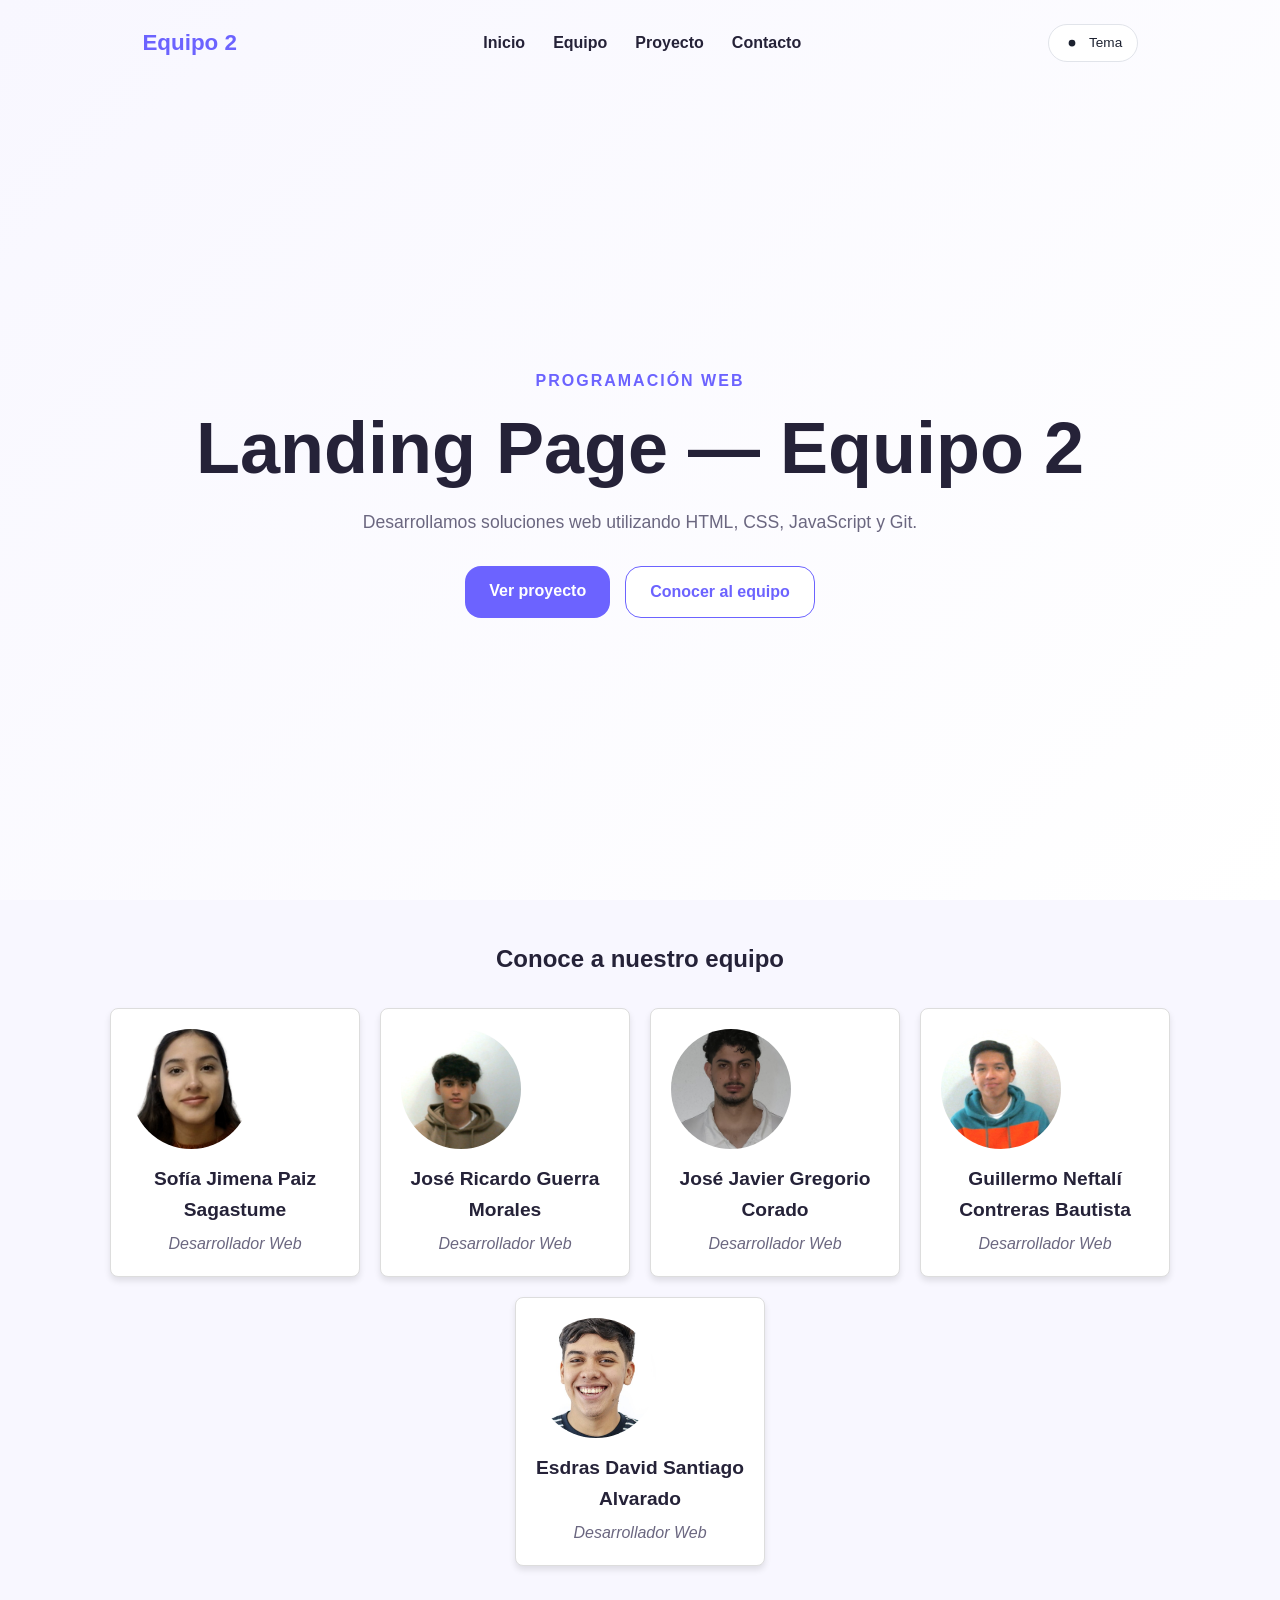
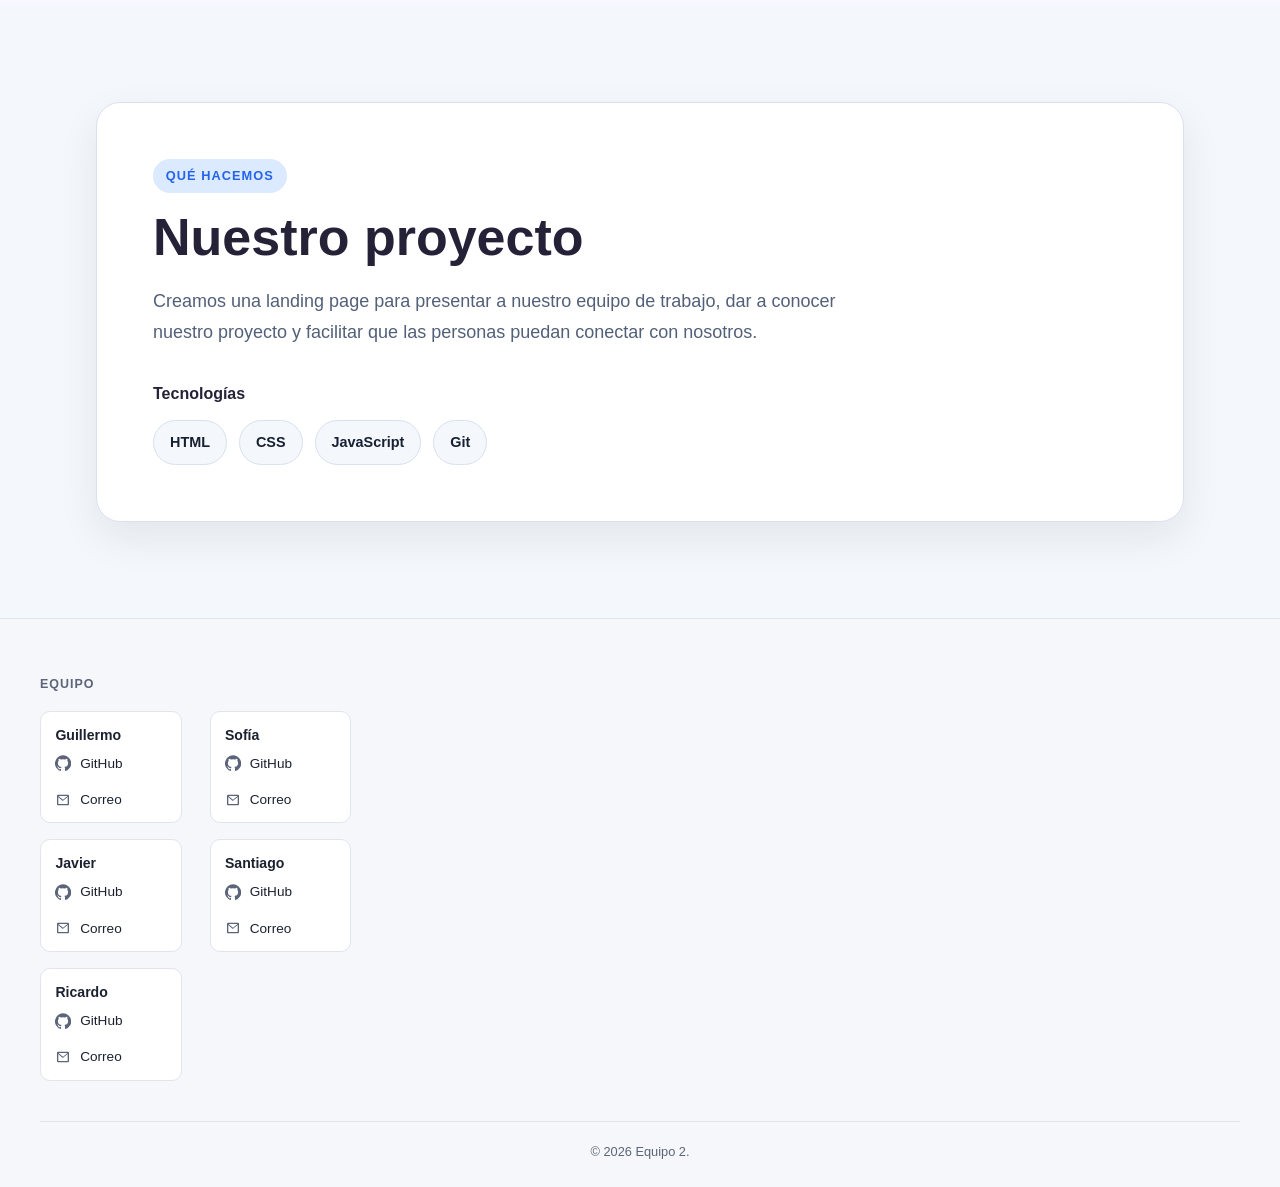
<file: index.html>
<!DOCTYPE html>
<html lang="es">

<head>
    <meta charset="UTF-8">
    <meta name="viewport" content="width=device-width, initial-scale=1.0">

    <title>Landing Page | Equipo</title>

    <!-- Hoja de estilos -->
    <link rel="stylesheet" href="css/styles.css">
</head>

<body>

    <!-- HU-1: Encabezado e inicio -->
<header id="inicio" class="hero">

    <nav class="navbar">
    <a href="#inicio" class="logo">Equipo 2</a>

    <ul class="navbar-links">
        <li><a href="#inicio">Inicio</a></li>
        <li><a href="#equipo">Equipo</a></li>
        <li><a href="#proyecto">Proyecto</a></li>
        <li><a href="#site-footer">Contacto</a></li>
    </ul>

    <button type="button" id="theme-toggle" class="theme-toggle"
            aria-label="Cambiar entre tema claro y oscuro"
            aria-pressed="false">

        <svg class="icon icon-moon" viewBox="0 0 24 24" width="18" height="18" aria-hidden="true">
            <path fill="currentColor"
                  d="M21 12.79A9 9 0 1 1 11.21 3 7 7 0 0 0 21 12.79Z"/>
        </svg>

        <svg class="icon icon-sun" viewBox="0 0 24 24" width="18" height="18" aria-hidden="true">
            <circle cx="12" cy="12" r="4.5" fill="currentColor"/>
        </svg>

        <span class="theme-toggle-label">Tema</span>
    </button>
</nav>

    <div class="hero-contenido">
        <span class="hero-etiqueta">Programación Web</span>

        <h1>Landing Page — Equipo 2</h1>

        <p>
            Desarrollamos soluciones web utilizando HTML, CSS,
            JavaScript y Git.
        </p>

        <div class="hero-botones">
            <a href="#proyecto" class="btn-principal">
                Ver proyecto
            </a>

            <a href="#equipo" class="btn-secundario">
                Conocer al equipo
            </a>
        </div>
    </div>
</header>

    <main>

        <!-- HU-2: Integrantes -->
        <section id="equipo" class="seccion-equipo">
        <h2>Conoce a nuestro equipo</h2>
        <div class="contenedor-tarjetas">
            
            <!-- Tarjeta 1 -->
            <div class="tarjeta-integrante">
                <img src="img/sofia.jpg" alt="Foto de Sofía Jimena" class="foto-perfil">
                <h3>Sofía Jimena Paiz Sagastume</h3>
                <p class="rol">Desarrollador Web</p>
            </div>

            <!-- Tarjeta 2 -->
            <div class="tarjeta-integrante">
                <img src="img/jose_ricardo.jpg" alt="Foto de José Ricardo" class="foto-perfil">
                <h3>José Ricardo Guerra Morales</h3>
                <p class="rol">Desarrollador Web</p>
            </div>

            <!-- Tarjeta 3 -->
            <div class="tarjeta-integrante">
                <img src="img/jose_javier.jpg" alt="Foto de José Javier" class="foto-perfil">
                <h3>José Javier Gregorio Corado</h3>
                <p class="rol">Desarrollador Web</p>
            </div>

            <!-- Tarjeta 4 -->
            <div class="tarjeta-integrante">
                <img src="img/guillermo.jpg" alt="Foto de Guillermo Neftalí" class="foto-perfil">
                <h3>Guillermo Neftalí Contreras Bautista</h3>
                <p class="rol">Desarrollador Web</p>
            </div>

            <!-- Tarjeta 5 -->
            <div class="tarjeta-integrante">
                <img src="img/esdras.jpg" alt="Foto de Esdras David" class="foto-perfil">
                <h3>Esdras David Santiago Alvarado</h3>
                <p class="rol">Desarrollador Web</p>
            </div>

        </div>
    </section>


        <!-- HU-3: Nuestro proyecto -->
        <section id="proyecto" aria-labelledby="proyecto-titulo">
            <div class="proyecto-contenido">
                <p class="proyecto-etiqueta">Qué hacemos</p>

                <h2 id="proyecto-titulo">Nuestro proyecto</h2>

                <p class="proyecto-descripcion">
                    Creamos una landing page para presentar a nuestro equipo de trabajo,
                    dar a conocer nuestro proyecto y facilitar que las personas puedan
                    conectar con nosotros.
                </p>

                <div class="proyecto-tecnologias" aria-labelledby="tecnologias-titulo">
                    <h3 id="tecnologias-titulo">Tecnologías</h3>

                    <ul class="lista-tecnologias" aria-label="Tecnologías utilizadas en el proyecto">
                        <li>HTML</li>
                        <li>CSS</li>
                        <li>JavaScript</li>
                        <li>Git</li>
                    </ul>
                </div>

                <!-- Quitar el atributo hidden y agregar el nombre para mostrar al dueño. -->
                <p class="proyecto-dueno" hidden>
                    <strong>Dueño:</strong> <span class="proyecto-dueno-nombre"></span>
                </p>
            </div>
        </section>

    </main>


    <!-- HU-4: Contacto -->
      <footer class="site-footer" id="site-footer" data-animate>
    <div class="footer-container">

      <!-- Equipo: cada integrante con su GitHub y su correo propio -->
      <nav class="footer-links" aria-label="Contacto del equipo">
        <h3 class="footer-heading">Equipo</h3>
        <ul class="team-list">

          <li class="team-member">
            <span class="team-name">Guillermo</span>
            <div class="team-actions">
              <a class="footer-link" href="https://github.com/Guille3002" target="_blank" rel="noopener noreferrer">
                <svg class="icon" viewBox="0 0 24 24" width="16" height="16" aria-hidden="true">
                  <path fill="currentColor" d="M12 .5a12 12 0 0 0-3.79 23.4c.6.1.82-.26.82-.58v-2.17c-3.34.73-4.04-1.42-4.04-1.42-.55-1.38-1.33-1.75-1.33-1.75-1.09-.74.08-.73.08-.73 1.2.09 1.84 1.24 1.84 1.24 1.07 1.83 2.8 1.3 3.49 1 .11-.78.42-1.3.76-1.6-2.67-.3-5.47-1.33-5.47-5.93 0-1.31.47-2.38 1.24-3.22-.13-.3-.54-1.52.12-3.18 0 0 1-.32 3.3 1.23a11.5 11.5 0 0 1 6 0c2.28-1.55 3.29-1.23 3.29-1.23.66 1.66.25 2.88.12 3.18.77.84 1.23 1.91 1.23 3.22 0 4.61-2.8 5.63-5.48 5.92.43.37.81 1.1.81 2.22v3.29c0 .32.22.69.83.58A12 12 0 0 0 12 .5Z"/>
                </svg>
                <span>GitHub</span>
              </a>
              <a class="footer-link copy-email" href="mailto:gcontrerasbautista@gmail.com" data-email="gcontrerasbautista@gmail.com">
                <svg class="icon" viewBox="0 0 24 24" width="16" height="16" aria-hidden="true">
                  <path fill="currentColor" d="M3 5.5A1.5 1.5 0 0 1 4.5 4h15A1.5 1.5 0 0 1 21 5.5v13a1.5 1.5 0 0 1-1.5 1.5h-15A1.5 1.5 0 0 1 3 18.5v-13Zm2.2.5 6.8 5.44L18.8 6H5.2Zm13.8 1.6-6.5 5.2a1.5 1.5 0 0 1-1.86 0L4.99 7.6V18h14.01V7.6Z"/>
                </svg>
                <span>Correo</span>
              </a>
              <span class="copy-feedback" role="status" aria-live="polite"></span>
            </div>
          </li>

          <li class="team-member">
            <span class="team-name">Sofía</span>
            <div class="team-actions">
              <a class="footer-link" href="https://github.com/sjpaiz" target="_blank" rel="noopener noreferrer">
                <svg class="icon" viewBox="0 0 24 24" width="16" height="16" aria-hidden="true">
                  <path fill="currentColor" d="M12 .5a12 12 0 0 0-3.79 23.4c.6.1.82-.26.82-.58v-2.17c-3.34.73-4.04-1.42-4.04-1.42-.55-1.38-1.33-1.75-1.33-1.75-1.09-.74.08-.73.08-.73 1.2.09 1.84 1.24 1.84 1.24 1.07 1.83 2.8 1.3 3.49 1 .11-.78.42-1.3.76-1.6-2.67-.3-5.47-1.33-5.47-5.93 0-1.31.47-2.38 1.24-3.22-.13-.3-.54-1.52.12-3.18 0 0 1-.32 3.3 1.23a11.5 11.5 0 0 1 6 0c2.28-1.55 3.29-1.23 3.29-1.23.66 1.66.25 2.88.12 3.18.77.84 1.23 1.91 1.23 3.22 0 4.61-2.8 5.63-5.48 5.92.43.37.81 1.1.81 2.22v3.29c0 .32.22.69.83.58A12 12 0 0 0 12 .5Z"/>
                </svg>
                <span>GitHub</span>
              </a>
              <a class="footer-link copy-email" href="mailto:sofiapaiz68@gmail.com" data-email="sofiapaiz68@gmail.com">
                <svg class="icon" viewBox="0 0 24 24" width="16" height="16" aria-hidden="true">
                  <path fill="currentColor" d="M3 5.5A1.5 1.5 0 0 1 4.5 4h15A1.5 1.5 0 0 1 21 5.5v13a1.5 1.5 0 0 1-1.5 1.5h-15A1.5 1.5 0 0 1 3 18.5v-13Zm2.2.5 6.8 5.44L18.8 6H5.2Zm13.8 1.6-6.5 5.2a1.5 1.5 0 0 1-1.86 0L4.99 7.6V18h14.01V7.6Z"/>
                </svg>
                <span>Correo</span>
              </a>
              <span class="copy-feedback" role="status" aria-live="polite"></span>
            </div>
          </li>

          <li class="team-member">
            <span class="team-name">Javier</span>
            <div class="team-actions">
              <a class="footer-link" href="https://github.com/javiergre" target="_blank" rel="noopener noreferrer">
                <svg class="icon" viewBox="0 0 24 24" width="16" height="16" aria-hidden="true">
                  <path fill="currentColor" d="M12 .5a12 12 0 0 0-3.79 23.4c.6.1.82-.26.82-.58v-2.17c-3.34.73-4.04-1.42-4.04-1.42-.55-1.38-1.33-1.75-1.33-1.75-1.09-.74.08-.73.08-.73 1.2.09 1.84 1.24 1.84 1.24 1.07 1.83 2.8 1.3 3.49 1 .11-.78.42-1.3.76-1.6-2.67-.3-5.47-1.33-5.47-5.93 0-1.31.47-2.38 1.24-3.22-.13-.3-.54-1.52.12-3.18 0 0 1-.32 3.3 1.23a11.5 11.5 0 0 1 6 0c2.28-1.55 3.29-1.23 3.29-1.23.66 1.66.25 2.88.12 3.18.77.84 1.23 1.91 1.23 3.22 0 4.61-2.8 5.63-5.48 5.92.43.37.81 1.1.81 2.22v3.29c0 .32.22.69.83.58A12 12 0 0 0 12 .5Z"/>
                </svg>
                <span>GitHub</span>
              </a>
              <a class="footer-link copy-email" href="mailto:javigrego06@gmail.com" data-email="javigrego06@gmail.com">
                <svg class="icon" viewBox="0 0 24 24" width="16" height="16" aria-hidden="true">
                  <path fill="currentColor" d="M3 5.5A1.5 1.5 0 0 1 4.5 4h15A1.5 1.5 0 0 1 21 5.5v13a1.5 1.5 0 0 1-1.5 1.5h-15A1.5 1.5 0 0 1 3 18.5v-13Zm2.2.5 6.8 5.44L18.8 6H5.2Zm13.8 1.6-6.5 5.2a1.5 1.5 0 0 1-1.86 0L4.99 7.6V18h14.01V7.6Z"/>
                </svg>
                <span>Correo</span>
              </a>
              <span class="copy-feedback" role="status" aria-live="polite"></span>
            </div>
          </li>

          <li class="team-member">
            <span class="team-name">Santiago</span>
            <div class="team-actions">
              <a class="footer-link" href="https://github.com/santiagoesdras" target="_blank" rel="noopener noreferrer">
                <svg class="icon" viewBox="0 0 24 24" width="16" height="16" aria-hidden="true">
                  <path fill="currentColor" d="M12 .5a12 12 0 0 0-3.79 23.4c.6.1.82-.26.82-.58v-2.17c-3.34.73-4.04-1.42-4.04-1.42-.55-1.38-1.33-1.75-1.33-1.75-1.09-.74.08-.73.08-.73 1.2.09 1.84 1.24 1.84 1.24 1.07 1.83 2.8 1.3 3.49 1 .11-.78.42-1.3.76-1.6-2.67-.3-5.47-1.33-5.47-5.93 0-1.31.47-2.38 1.24-3.22-.13-.3-.54-1.52.12-3.18 0 0 1-.32 3.3 1.23a11.5 11.5 0 0 1 6 0c2.28-1.55 3.29-1.23 3.29-1.23.66 1.66.25 2.88.12 3.18.77.84 1.23 1.91 1.23 3.22 0 4.61-2.8 5.63-5.48 5.92.43.37.81 1.1.81 2.22v3.29c0 .32.22.69.83.58A12 12 0 0 0 12 .5Z"/>
                </svg>
                <span>GitHub</span>
              </a>
              <a class="footer-link copy-email" href="mailto:santiagoesdras501@gmail.com" data-email="santiagoesdras501@gmail.com">
                <svg class="icon" viewBox="0 0 24 24" width="16" height="16" aria-hidden="true">
                  <path fill="currentColor" d="M3 5.5A1.5 1.5 0 0 1 4.5 4h15A1.5 1.5 0 0 1 21 5.5v13a1.5 1.5 0 0 1-1.5 1.5h-15A1.5 1.5 0 0 1 3 18.5v-13Zm2.2.5 6.8 5.44L18.8 6H5.2Zm13.8 1.6-6.5 5.2a1.5 1.5 0 0 1-1.86 0L4.99 7.6V18h14.01V7.6Z"/>
                </svg>
                <span>Correo</span>
              </a>
              <span class="copy-feedback" role="status" aria-live="polite"></span>
            </div>
          </li>

          <li class="team-member">
            <span class="team-name">Ricardo</span>
            <div class="team-actions">
              <a class="footer-link" href="https://github.com/ricardoguerr" target="_blank" rel="noopener noreferrer">
                <svg class="icon" viewBox="0 0 24 24" width="16" height="16" aria-hidden="true">
                  <path fill="currentColor" d="M12 .5a12 12 0 0 0-3.79 23.4c.6.1.82-.26.82-.58v-2.17c-3.34.73-4.04-1.42-4.04-1.42-.55-1.38-1.33-1.75-1.33-1.75-1.09-.74.08-.73.08-.73 1.2.09 1.84 1.24 1.84 1.24 1.07 1.83 2.8 1.3 3.49 1 .11-.78.42-1.3.76-1.6-2.67-.3-5.47-1.33-5.47-5.93 0-1.31.47-2.38 1.24-3.22-.13-.3-.54-1.52.12-3.18 0 0 1-.32 3.3 1.23a11.5 11.5 0 0 1 6 0c2.28-1.55 3.29-1.23 3.29-1.23.66 1.66.25 2.88.12 3.18.77.84 1.23 1.91 1.23 3.22 0 4.61-2.8 5.63-5.48 5.92.43.37.81 1.1.81 2.22v3.29c0 .32.22.69.83.58A12 12 0 0 0 12 .5Z"/>
                </svg>
                <span>GitHub</span>
              </a>
              <a class="footer-link copy-email" href="mailto:jrguerram457@gmail.com" data-email="jrguerram457@gmail.com">
                <svg class="icon" viewBox="0 0 24 24" width="16" height="16" aria-hidden="true">
                  <path fill="currentColor" d="M3 5.5A1.5 1.5 0 0 1 4.5 4h15A1.5 1.5 0 0 1 21 5.5v13a1.5 1.5 0 0 1-1.5 1.5h-15A1.5 1.5 0 0 1 3 18.5v-13Zm2.2.5 6.8 5.44L18.8 6H5.2Zm13.8 1.6-6.5 5.2a1.5 1.5 0 0 1-1.86 0L4.99 7.6V18h14.01V7.6Z"/>
                </svg>
                <span>Correo</span>
              </a>
              <span class="copy-feedback" role="status" aria-live="polite"></span>
            </div>
          </li>

        </ul>
      </nav>
    </div>

    <div class="footer-meta">
      <p>&copy; <span id="current-year"></span> Equipo 2.</p>
    </div>

    <button type="button" id="scroll-top" class="scroll-top" aria-label="Volver arriba" title="Volver arriba">
      <svg viewBox="0 0 24 24" width="20" height="20" aria-hidden="true">
        <path fill="currentColor" d="M12 5.5 5 12.5l1.41 1.41L11 9.33V19h2V9.33l4.59 4.58L19 12.5 12 5.5Z"/>
      </svg>
    </button>
  </footer>


    <!-- JavaScript -->
    <script src="js/script.js"></script>

</body>

</html>
</file>
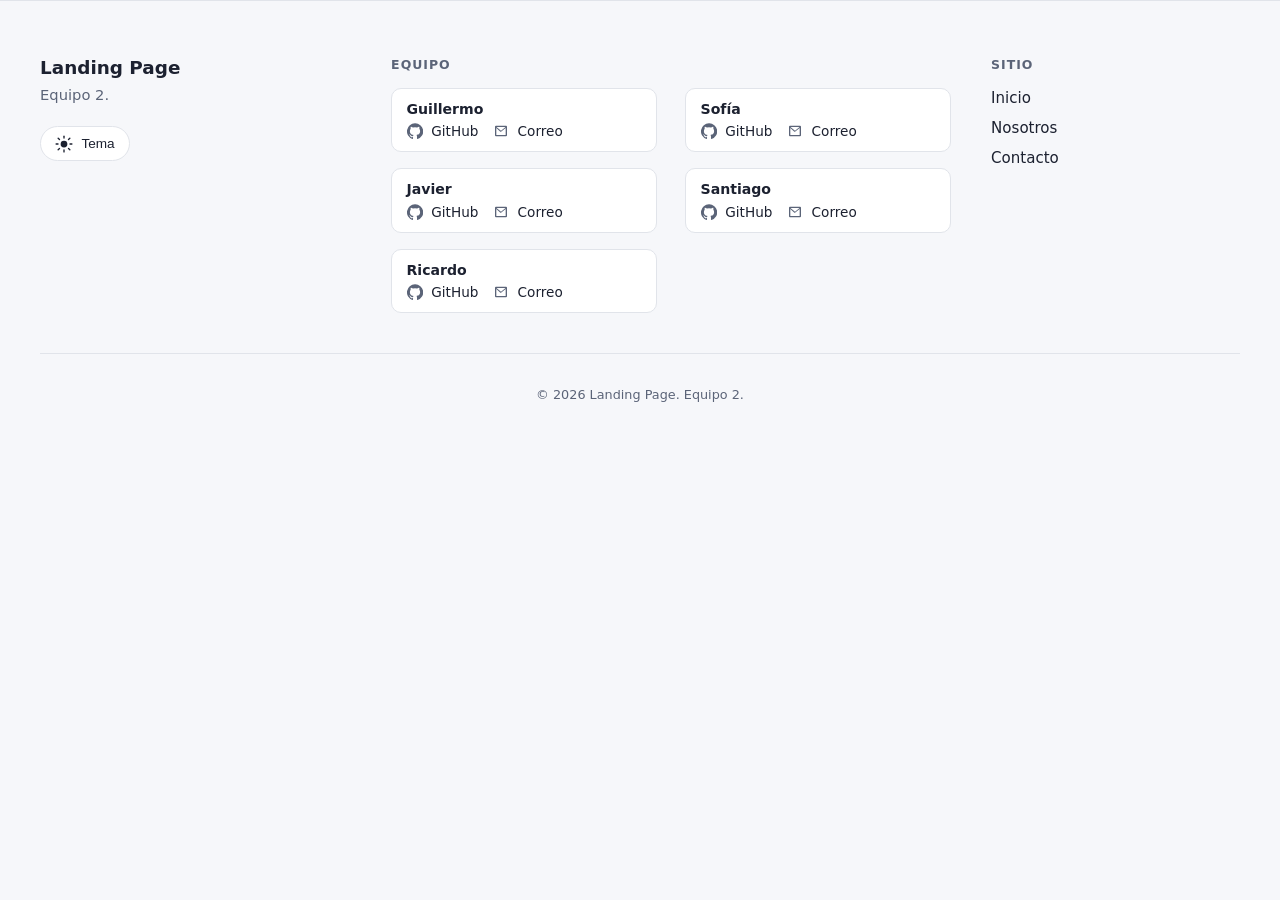
<file: footer.html>
<!DOCTYPE html>
<html lang="es" data-theme="dark">
<head>
<meta charset="UTF-8" />
<meta name="viewport" content="width=device-width, initial-scale=1.0" />
<title>Footer de contacto — Persona 4</title>

<style>
  /* ============================================================
     FOOTER — Persona 4 (Contacto + JavaScript)
     Variables con prefijo --footer- para no chocar con el resto
     de estilos del sitio grupal.
     ============================================================ */

  :root {
    --footer-bg: #12151b;
    --footer-bg-elevated: #191d25;
    --footer-text: #e7e9ee;
    --footer-text-muted: #99a1b3;
    --footer-border: #262b35;
    --footer-accent: #5b8def;
    --footer-accent-hover: #7ea3f5;
    --footer-focus: #f2b134;
    --footer-radius: 10px;
    --footer-transition: 180ms ease;
  }

  /* Tema claro: se activa poniendo data-theme="light" en <html> */
  :root[data-theme="light"] {
    --footer-bg: #f6f7fa;
    --footer-bg-elevated: #ffffff;
    --footer-text: #1c2130;
    --footer-text-muted: #5b6478;
    --footer-border: #e1e4ea;
    --footer-accent: #3563d1;
    --footer-accent-hover: #274ea8;
    --footer-focus: #b5750f;
  }

  * { box-sizing: border-box; }

  body {
    margin: 0;
    font-family: system-ui, -apple-system, "Segoe UI", sans-serif;
    background: var(--footer-bg);
    color: var(--footer-text);
    transition: background var(--footer-transition), color var(--footer-transition);
  }

  /* --- Footer --- */
  .site-footer {
    position: relative;
    background: var(--footer-bg);
    color: var(--footer-text);
    border-top: 1px solid var(--footer-border);
    padding: 3.5rem 1.5rem 1.5rem;
    transition: background var(--footer-transition), color var(--footer-transition);
  }

  .footer-container {
    max-width: 1200px;
    margin: 0 auto;
    display: grid;
    grid-template-columns: 1fr 1.8fr 0.8fr;
    gap: 2.5rem;
  }

  @media (max-width: 860px) {
    .footer-container { grid-template-columns: 1fr; gap: 2rem; }
  }

  .footer-logo {
    font-weight: 700;
    font-size: 1.15rem;
    margin: 0 0 0.4rem;
  }

  .footer-tagline {
    color: var(--footer-text-muted);
    font-size: 0.92rem;
    line-height: 1.5;
    margin: 0 0 1.25rem;
    max-width: 32ch;
  }

  .theme-toggle {
    display: inline-flex;
    align-items: center;
    gap: 0.5rem;
    background: var(--footer-bg-elevated);
    color: var(--footer-text);
    border: 1px solid var(--footer-border);
    border-radius: 999px;
    padding: 0.45rem 0.9rem;
    font-size: 0.85rem;
    cursor: pointer;
    transition: border-color var(--footer-transition), transform var(--footer-transition);
  }
  .theme-toggle:hover { border-color: var(--footer-accent); }
  .theme-toggle:active { transform: scale(0.96); }
  .theme-toggle .icon-sun { display: none; }
  :root[data-theme="light"] .theme-toggle .icon-sun { display: block; }
  :root[data-theme="light"] .theme-toggle .icon-moon { display: none; }

  .footer-heading {
    font-size: 0.78rem;
    text-transform: uppercase;
    letter-spacing: 0.08em;
    color: var(--footer-text-muted);
    margin: 0 0 1rem;
  }

  .footer-list {
    list-style: none;
    margin: 0;
    padding: 0;
    display: flex;
    flex-direction: column;
    gap: 0.7rem;
  }

  .footer-link {
    display: inline-flex;
    align-items: center;
    gap: 0.55rem;
    color: var(--footer-text);
    text-decoration: none;
    font-size: 0.94rem;
    transition: color var(--footer-transition), transform var(--footer-transition);
  }
  .footer-link .icon { color: var(--footer-text-muted); transition: color var(--footer-transition); }
  .footer-link:hover { color: var(--footer-accent-hover); transform: translateX(2px); }
  .footer-link:hover .icon { color: var(--footer-accent-hover); }

  .footer-link:focus-visible,
  .theme-toggle:focus-visible,
  .scroll-top:focus-visible {
    outline: 2px solid var(--footer-focus);
    outline-offset: 3px;
  }

  /* --- Lista del equipo: cada integrante con su GitHub y correo --- */
  .team-list {
    list-style: none;
    margin: 0;
    padding: 0;
    display: grid;
    grid-template-columns: repeat(2, minmax(0, 1fr));
    gap: 1rem 1.75rem;
  }

  @media (max-width: 520px) {
    .team-list { grid-template-columns: 1fr; }
  }

  .team-member {
    display: flex;
    flex-direction: column;
    gap: 0.4rem;
    padding: 0.75rem 0.9rem;
    background: var(--footer-bg-elevated);
    border: 1px solid var(--footer-border);
    border-radius: var(--footer-radius);
  }

  .team-name {
    font-size: 0.88rem;
    font-weight: 600;
    color: var(--footer-text);
  }

  .team-actions {
    display: flex;
    align-items: center;
    gap: 0.9rem;
    flex-wrap: wrap;
  }

  .team-actions .footer-link {
    font-size: 0.85rem;
  }

  .copy-feedback {
    display: inline-block;
    font-size: 0.75rem;
    color: var(--footer-accent);
    opacity: 0;
    transform: translateY(-2px);
    transition: opacity var(--footer-transition), transform var(--footer-transition);
  }
  .copy-feedback.is-visible { opacity: 1; transform: translateY(0); }

  .footer-meta {
    max-width: 1200px;
    margin: 2.5rem auto 0;
    padding-top: 1.25rem;
    border-top: 1px solid var(--footer-border);
    color: var(--footer-text-muted);
    font-size: 0.8rem;
    text-align: center;
  }

  .scroll-top {
    position: fixed;
    right: 1.25rem;
    bottom: 1.25rem;
    width: 44px;
    height: 44px;
    border-radius: 50%;
    border: none;
    background: var(--footer-accent);
    color: #fff;
    display: grid;
    place-items: center;
    cursor: pointer;
    box-shadow: 0 6px 16px rgba(0, 0, 0, 0.25);
    opacity: 0;
    visibility: hidden;
    transform: translateY(12px);
    transition: opacity var(--footer-transition), transform var(--footer-transition),
      visibility var(--footer-transition), background var(--footer-transition);
    z-index: 40;
  }
  .scroll-top.is-visible { opacity: 1; visibility: visible; transform: translateY(0); }
  .scroll-top:hover { background: var(--footer-accent-hover); }

  [data-animate] {
    opacity: 0;
    transform: translateY(18px);
    transition: opacity 500ms ease, transform 500ms ease;
  }
  [data-animate].is-visible { opacity: 1; transform: translateY(0); }

  @media (prefers-reduced-motion: reduce) {
    .theme-toggle, .footer-link, .scroll-top, [data-animate], .copy-feedback {
      transition: none !important;
    }
  }
</style>
</head>
<body>

  <footer class="site-footer" id="site-footer" data-animate>
    <div class="footer-container">

      <div class="footer-brand">
        <p class="footer-logo">Landing Page</p>
        <p class="footer-tagline">Equipo 2.</p>

        <button type="button" id="theme-toggle" class="theme-toggle"
                aria-label="Cambiar entre tema claro y oscuro" aria-pressed="false">
          <svg class="icon icon-moon" viewBox="0 0 24 24" width="18" height="18" aria-hidden="true">
            <path fill="currentColor" d="M21 12.79A9 9 0 1 1 11.21 3 7 7 0 0 0 21 12.79Z"/>
          </svg>
          <svg class="icon icon-sun" viewBox="0 0 24 24" width="18" height="18" aria-hidden="true">
            <circle cx="12" cy="12" r="4.5" fill="currentColor"/>
            <g stroke="currentColor" stroke-width="1.8" stroke-linecap="round">
              <line x1="12" y1="1.5" x2="12" y2="4"/>
              <line x1="12" y1="20" x2="12" y2="22.5"/>
              <line x1="1.5" y1="12" x2="4" y2="12"/>
              <line x1="20" y1="12" x2="22.5" y2="12"/>
              <line x1="4.2" y1="4.2" x2="6" y2="6"/>
              <line x1="18" y1="18" x2="19.8" y2="19.8"/>
              <line x1="19.8" y1="4.2" x2="18" y2="6"/>
              <line x1="6" y1="18" x2="4.2" y2="19.8"/>
            </g>
          </svg>
          <span class="theme-toggle-label">Tema</span>
        </button>
      </div>

      <!-- Equipo: cada integrante con su GitHub y su correo propio -->
      <nav class="footer-links" aria-label="Contacto del equipo">
        <h3 class="footer-heading">Equipo</h3>
        <ul class="team-list">

          <li class="team-member">
            <span class="team-name">Guillermo</span>
            <div class="team-actions">
              <a class="footer-link" href="https://github.com/Guille3002" target="_blank" rel="noopener noreferrer">
                <svg class="icon" viewBox="0 0 24 24" width="16" height="16" aria-hidden="true">
                  <path fill="currentColor" d="M12 .5a12 12 0 0 0-3.79 23.4c.6.1.82-.26.82-.58v-2.17c-3.34.73-4.04-1.42-4.04-1.42-.55-1.38-1.33-1.75-1.33-1.75-1.09-.74.08-.73.08-.73 1.2.09 1.84 1.24 1.84 1.24 1.07 1.83 2.8 1.3 3.49 1 .11-.78.42-1.3.76-1.6-2.67-.3-5.47-1.33-5.47-5.93 0-1.31.47-2.38 1.24-3.22-.13-.3-.54-1.52.12-3.18 0 0 1-.32 3.3 1.23a11.5 11.5 0 0 1 6 0c2.28-1.55 3.29-1.23 3.29-1.23.66 1.66.25 2.88.12 3.18.77.84 1.23 1.91 1.23 3.22 0 4.61-2.8 5.63-5.48 5.92.43.37.81 1.1.81 2.22v3.29c0 .32.22.69.83.58A12 12 0 0 0 12 .5Z"/>
                </svg>
                <span>GitHub</span>
              </a>
              <a class="footer-link copy-email" href="mailto:gcontrerasbautista@gmail.com" data-email="gcontrerasbautista@gmail.com">
                <svg class="icon" viewBox="0 0 24 24" width="16" height="16" aria-hidden="true">
                  <path fill="currentColor" d="M3 5.5A1.5 1.5 0 0 1 4.5 4h15A1.5 1.5 0 0 1 21 5.5v13a1.5 1.5 0 0 1-1.5 1.5h-15A1.5 1.5 0 0 1 3 18.5v-13Zm2.2.5 6.8 5.44L18.8 6H5.2Zm13.8 1.6-6.5 5.2a1.5 1.5 0 0 1-1.86 0L4.99 7.6V18h14.01V7.6Z"/>
                </svg>
                <span>Correo</span>
              </a>
              <span class="copy-feedback" role="status" aria-live="polite"></span>
            </div>
          </li>

          <li class="team-member">
            <span class="team-name">Sofía</span>
            <div class="team-actions">
              <a class="footer-link" href="https://github.com/sjpaiz" target="_blank" rel="noopener noreferrer">
                <svg class="icon" viewBox="0 0 24 24" width="16" height="16" aria-hidden="true">
                  <path fill="currentColor" d="M12 .5a12 12 0 0 0-3.79 23.4c.6.1.82-.26.82-.58v-2.17c-3.34.73-4.04-1.42-4.04-1.42-.55-1.38-1.33-1.75-1.33-1.75-1.09-.74.08-.73.08-.73 1.2.09 1.84 1.24 1.84 1.24 1.07 1.83 2.8 1.3 3.49 1 .11-.78.42-1.3.76-1.6-2.67-.3-5.47-1.33-5.47-5.93 0-1.31.47-2.38 1.24-3.22-.13-.3-.54-1.52.12-3.18 0 0 1-.32 3.3 1.23a11.5 11.5 0 0 1 6 0c2.28-1.55 3.29-1.23 3.29-1.23.66 1.66.25 2.88.12 3.18.77.84 1.23 1.91 1.23 3.22 0 4.61-2.8 5.63-5.48 5.92.43.37.81 1.1.81 2.22v3.29c0 .32.22.69.83.58A12 12 0 0 0 12 .5Z"/>
                </svg>
                <span>GitHub</span>
              </a>
              <a class="footer-link copy-email" href="mailto:sofiapaiz68@gmail.com" data-email="sofiapaiz68@gmail.com">
                <svg class="icon" viewBox="0 0 24 24" width="16" height="16" aria-hidden="true">
                  <path fill="currentColor" d="M3 5.5A1.5 1.5 0 0 1 4.5 4h15A1.5 1.5 0 0 1 21 5.5v13a1.5 1.5 0 0 1-1.5 1.5h-15A1.5 1.5 0 0 1 3 18.5v-13Zm2.2.5 6.8 5.44L18.8 6H5.2Zm13.8 1.6-6.5 5.2a1.5 1.5 0 0 1-1.86 0L4.99 7.6V18h14.01V7.6Z"/>
                </svg>
                <span>Correo</span>
              </a>
              <span class="copy-feedback" role="status" aria-live="polite"></span>
            </div>
          </li>

          <li class="team-member">
            <span class="team-name">Javier</span>
            <div class="team-actions">
              <a class="footer-link" href="https://github.com/javiergre" target="_blank" rel="noopener noreferrer">
                <svg class="icon" viewBox="0 0 24 24" width="16" height="16" aria-hidden="true">
                  <path fill="currentColor" d="M12 .5a12 12 0 0 0-3.79 23.4c.6.1.82-.26.82-.58v-2.17c-3.34.73-4.04-1.42-4.04-1.42-.55-1.38-1.33-1.75-1.33-1.75-1.09-.74.08-.73.08-.73 1.2.09 1.84 1.24 1.84 1.24 1.07 1.83 2.8 1.3 3.49 1 .11-.78.42-1.3.76-1.6-2.67-.3-5.47-1.33-5.47-5.93 0-1.31.47-2.38 1.24-3.22-.13-.3-.54-1.52.12-3.18 0 0 1-.32 3.3 1.23a11.5 11.5 0 0 1 6 0c2.28-1.55 3.29-1.23 3.29-1.23.66 1.66.25 2.88.12 3.18.77.84 1.23 1.91 1.23 3.22 0 4.61-2.8 5.63-5.48 5.92.43.37.81 1.1.81 2.22v3.29c0 .32.22.69.83.58A12 12 0 0 0 12 .5Z"/>
                </svg>
                <span>GitHub</span>
              </a>
              <a class="footer-link copy-email" href="mailto:javigrego06@gmail.com" data-email="javigrego06@gmail.com">
                <svg class="icon" viewBox="0 0 24 24" width="16" height="16" aria-hidden="true">
                  <path fill="currentColor" d="M3 5.5A1.5 1.5 0 0 1 4.5 4h15A1.5 1.5 0 0 1 21 5.5v13a1.5 1.5 0 0 1-1.5 1.5h-15A1.5 1.5 0 0 1 3 18.5v-13Zm2.2.5 6.8 5.44L18.8 6H5.2Zm13.8 1.6-6.5 5.2a1.5 1.5 0 0 1-1.86 0L4.99 7.6V18h14.01V7.6Z"/>
                </svg>
                <span>Correo</span>
              </a>
              <span class="copy-feedback" role="status" aria-live="polite"></span>
            </div>
          </li>

          <li class="team-member">
            <span class="team-name">Santiago</span>
            <div class="team-actions">
              <a class="footer-link" href="https://github.com/santiagoesdras" target="_blank" rel="noopener noreferrer">
                <svg class="icon" viewBox="0 0 24 24" width="16" height="16" aria-hidden="true">
                  <path fill="currentColor" d="M12 .5a12 12 0 0 0-3.79 23.4c.6.1.82-.26.82-.58v-2.17c-3.34.73-4.04-1.42-4.04-1.42-.55-1.38-1.33-1.75-1.33-1.75-1.09-.74.08-.73.08-.73 1.2.09 1.84 1.24 1.84 1.24 1.07 1.83 2.8 1.3 3.49 1 .11-.78.42-1.3.76-1.6-2.67-.3-5.47-1.33-5.47-5.93 0-1.31.47-2.38 1.24-3.22-.13-.3-.54-1.52.12-3.18 0 0 1-.32 3.3 1.23a11.5 11.5 0 0 1 6 0c2.28-1.55 3.29-1.23 3.29-1.23.66 1.66.25 2.88.12 3.18.77.84 1.23 1.91 1.23 3.22 0 4.61-2.8 5.63-5.48 5.92.43.37.81 1.1.81 2.22v3.29c0 .32.22.69.83.58A12 12 0 0 0 12 .5Z"/>
                </svg>
                <span>GitHub</span>
              </a>
              <a class="footer-link copy-email" href="mailto:santiagoesdras501@gmail.com" data-email="santiagoesdras501@gmail.com">
                <svg class="icon" viewBox="0 0 24 24" width="16" height="16" aria-hidden="true">
                  <path fill="currentColor" d="M3 5.5A1.5 1.5 0 0 1 4.5 4h15A1.5 1.5 0 0 1 21 5.5v13a1.5 1.5 0 0 1-1.5 1.5h-15A1.5 1.5 0 0 1 3 18.5v-13Zm2.2.5 6.8 5.44L18.8 6H5.2Zm13.8 1.6-6.5 5.2a1.5 1.5 0 0 1-1.86 0L4.99 7.6V18h14.01V7.6Z"/>
                </svg>
                <span>Correo</span>
              </a>
              <span class="copy-feedback" role="status" aria-live="polite"></span>
            </div>
          </li>

          <li class="team-member">
            <span class="team-name">Ricardo</span>
            <div class="team-actions">
              <a class="footer-link" href="https://github.com/ricardoguerr" target="_blank" rel="noopener noreferrer">
                <svg class="icon" viewBox="0 0 24 24" width="16" height="16" aria-hidden="true">
                  <path fill="currentColor" d="M12 .5a12 12 0 0 0-3.79 23.4c.6.1.82-.26.82-.58v-2.17c-3.34.73-4.04-1.42-4.04-1.42-.55-1.38-1.33-1.75-1.33-1.75-1.09-.74.08-.73.08-.73 1.2.09 1.84 1.24 1.84 1.24 1.07 1.83 2.8 1.3 3.49 1 .11-.78.42-1.3.76-1.6-2.67-.3-5.47-1.33-5.47-5.93 0-1.31.47-2.38 1.24-3.22-.13-.3-.54-1.52.12-3.18 0 0 1-.32 3.3 1.23a11.5 11.5 0 0 1 6 0c2.28-1.55 3.29-1.23 3.29-1.23.66 1.66.25 2.88.12 3.18.77.84 1.23 1.91 1.23 3.22 0 4.61-2.8 5.63-5.48 5.92.43.37.81 1.1.81 2.22v3.29c0 .32.22.69.83.58A12 12 0 0 0 12 .5Z"/>
                </svg>
                <span>GitHub</span>
              </a>
              <a class="footer-link copy-email" href="mailto:jrguerram457@gmail.com" data-email="jrguerram457@gmail.com">
                <svg class="icon" viewBox="0 0 24 24" width="16" height="16" aria-hidden="true">
                  <path fill="currentColor" d="M3 5.5A1.5 1.5 0 0 1 4.5 4h15A1.5 1.5 0 0 1 21 5.5v13a1.5 1.5 0 0 1-1.5 1.5h-15A1.5 1.5 0 0 1 3 18.5v-13Zm2.2.5 6.8 5.44L18.8 6H5.2Zm13.8 1.6-6.5 5.2a1.5 1.5 0 0 1-1.86 0L4.99 7.6V18h14.01V7.6Z"/>
                </svg>
                <span>Correo</span>
              </a>
              <span class="copy-feedback" role="status" aria-live="polite"></span>
            </div>
          </li>

        </ul>
      </nav>

      <nav class="footer-nav" aria-label="Navegación interna">
        <h3 class="footer-heading">Sitio</h3>
        <ul class="footer-list">
          <li><a class="footer-link footer-anchor" href="#top">Inicio</a></li>
          <li><a class="footer-link footer-anchor" href="#about">Nosotros</a></li>
          <li><a class="footer-link footer-anchor" href="#contact">Contacto</a></li>
        </ul>
      </nav>
    </div>

    <div class="footer-meta">
      <p>&copy; <span id="current-year"></span> Landing Page. Equipo 2.</p>
    </div>

    <button type="button" id="scroll-top" class="scroll-top" aria-label="Volver arriba" title="Volver arriba">
      <svg viewBox="0 0 24 24" width="20" height="20" aria-hidden="true">
        <path fill="currentColor" d="M12 5.5 5 12.5l1.41 1.41L11 9.33V19h2V9.33l4.59 4.58L19 12.5 12 5.5Z"/>
      </svg>
    </button>
  </footer>

<script>
  /**
   * Lógica del footer — Persona 4 (Contacto + JavaScript)
   *   1. setCurrentYear   -> escribe el año actual en el footer
   *   2. initThemeToggle  -> alterna tema claro/oscuro y lo persiste
   *   3. initScrollTop    -> muestra/oculta y activa el botón "volver arriba"
   *   4. initScrollReveal -> anima elementos [data-animate] al entrar en viewport
   *   5. initCopyEmail    -> copia el correo de CADA integrante al portapapeles
   *   6. initSmoothAnchors-> scroll suave para los enlaces internos del footer
   *
   * Cada función revisa que su elemento exista antes de operar (defensive
   * coding), así este script no rompe páginas que no tengan el footer completo.
   */
  (function () {
    'use strict';

    const THEME_STORAGE_KEY = 'site-theme';

    function setCurrentYear() {
      const el = document.getElementById('current-year');
      if (!el) return;
      el.textContent = new Date().getFullYear();
    }

    function initThemeToggle() {
      const toggleBtn = document.getElementById('theme-toggle');
      const root = document.documentElement;
      if (!toggleBtn) return;

      const applyTheme = (theme) => {
        root.setAttribute('data-theme', theme);
        toggleBtn.setAttribute('aria-pressed', String(theme === 'light'));
        localStorage.setItem(THEME_STORAGE_KEY, theme);
      };

      const saved = localStorage.getItem(THEME_STORAGE_KEY);
      const prefersLight = window.matchMedia('(prefers-color-scheme: light)').matches;
      applyTheme(saved || (prefersLight ? 'light' : 'dark'));

      toggleBtn.addEventListener('click', () => {
        const current = root.getAttribute('data-theme') === 'light' ? 'light' : 'dark';
        applyTheme(current === 'light' ? 'dark' : 'light');
      });
    }

    function initScrollTop() {
      const btn = document.getElementById('scroll-top');
      if (!btn) return;

      const SHOW_AFTER_PX = 400;
      let ticking = false;

      const updateVisibility = () => {
        const shouldShow = window.scrollY > SHOW_AFTER_PX;
        btn.classList.toggle('is-visible', shouldShow);
        ticking = false;
      };

      window.addEventListener('scroll', () => {
        if (!ticking) {
          window.requestAnimationFrame(updateVisibility);
          ticking = true;
        }
      });

      btn.addEventListener('click', () => {
        window.scrollTo({ top: 0, behavior: 'smooth' });
      });

      updateVisibility();
    }

    function initScrollReveal() {
      const targets = document.querySelectorAll('[data-animate]');
      if (!targets.length) return;

      if (!('IntersectionObserver' in window)) {
        targets.forEach((el) => el.classList.add('is-visible'));
        return;
      }

      const observer = new IntersectionObserver(
        (entries) => {
          entries.forEach((entry) => {
            if (entry.isIntersecting) {
              entry.target.classList.add('is-visible');
              observer.unobserve(entry.target);
            }
          });
        },
        { threshold: 0.15 }
      );

      targets.forEach((el) => observer.observe(el));
    }

    // Cada integrante tiene su propio enlace .copy-email y su propio
    // <span class="copy-feedback"> justo al lado (hermano dentro de
    // .team-actions), así que se buscan TODOS y cada uno se maneja por
    // separado en vez de depender de un único id fijo.
    function initCopyEmail() {
      const links = document.querySelectorAll('.copy-email');
      if (!links.length) return;

      links.forEach((link) => {
        link.addEventListener('click', async (event) => {
          const email = link.dataset.email;
          const feedback = link.closest('.team-actions')?.querySelector('.copy-feedback');
          if (!email || !navigator.clipboard) return; // deja el mailto: como fallback

          event.preventDefault();
          try {
            await navigator.clipboard.writeText(email);
            if (feedback) {
              feedback.textContent = 'Copiado';
              feedback.classList.add('is-visible');
              setTimeout(() => feedback.classList.remove('is-visible'), 1800);
            }
          } catch (err) {
            window.location.href = `mailto:${email}`;
          }
        });
      });
    }

    function initSmoothAnchors() {
      const anchors = document.querySelectorAll('.footer-anchor');
      anchors.forEach((anchor) => {
        anchor.addEventListener('click', (event) => {
          const targetId = anchor.getAttribute('href');
          const targetEl = targetId && document.querySelector(targetId);
          if (!targetEl) return;

          event.preventDefault();
          targetEl.scrollIntoView({ behavior: 'smooth', block: 'start' });
        });
      });
    }

    document.addEventListener('DOMContentLoaded', () => {
      setCurrentYear();
      initThemeToggle();
      initScrollTop();
      initScrollReveal();
      initCopyEmail();
      initSmoothAnchors();
    });
  })();
</script>
</body>
</html>
</file>
<file: css/styles.css>
/* Variables generales */
:root {
    --color-primary: #6c63ff;
    --color-secondary: #a78bfa;
    --color-background: #f8f7ff;
    --color-surface: #ffffff;
    --color-text: #252238;
    --color-text-light: #6b6780;

    --border-radius: 16px;
    --transition: 0.3s ease;
}
/* Tema oscuro para toda la landing */
:root[data-theme="dark"] {
    --color-primary: #9b8cff;
    --color-secondary: #b89cff;
    --color-background: #11131a;
    --color-surface: #191c25;
    --color-text: #f4f4f8;
    --color-text-light: #b8bbca;

    --proyecto-fondo: #141720;
    --proyecto-superficie: #1c202b;
    --proyecto-texto: #f4f4f8;
    --proyecto-texto-secundario: #b8bbca;
    --proyecto-acento: #9b8cff;
    --proyecto-etiqueta-fondo: #28233d;
    --proyecto-borde: #323746;

    --footer-bg: #11131a;
    --footer-bg-elevated: #191c25;
    --footer-text: #f4f4f8;
    --footer-text-muted: #b8bbca;
    --footer-border: #323746;
    --footer-accent: #9b8cff;
    --footer-accent-hover: #b6abff;
}

/* Tema claro para toda la landing */
:root[data-theme="light"] {
    --color-primary: #6c63ff;
    --color-secondary: #a78bfa;
    --color-background: #f8f7ff;
    --color-surface: #ffffff;
    --color-text: #252238;
    --color-text-light: #6b6780;

    --proyecto-fondo: #f4f7fb;
    --proyecto-superficie: #ffffff;
    --proyecto-texto: #172033;
    --proyecto-texto-secundario: #526078;
    --proyecto-acento: #2563eb;
    --proyecto-etiqueta-fondo: #dbeafe;
    --proyecto-borde: #d8e1ee;

    --footer-bg: #f6f7fa;
    --footer-bg-elevated: #ffffff;
    --footer-text: #1c2130;
    --footer-text-muted: #5b6478;
    --footer-border: #e1e4ea;
    --footer-accent: #3563d1;
    --footer-accent-hover: #274ea8;
}


/* Reset general */
* {
    margin: 0;
    padding: 0;
    box-sizing: border-box;
}

/* Comportamiento general */
html {
    scroll-behavior: smooth;
}

body {
    font-family: Arial, Helvetica, sans-serif;
    background-color: var(--color-background);
    color: var(--color-text);
    line-height: 1.6;
    transition: background-color var(--transition),
                color var(--transition);
}

/* Contenido principal */
main {
    width: 100%;
    overflow: hidden;
}

/* Imágenes adaptables */
img {
    max-width: 100%;
    height: auto;
    display: block;
}

/* Enlaces */
a {
    color: inherit;
    text-decoration: none;
    transition: var(--transition);
}

/* Botones */
button {
    font: inherit;
    cursor: pointer;
    border: none;
    transition: var(--transition);
}

/* Secciones */
section {
    width: 100%;
    padding: 80px 8%;
}

/* Títulos */
h1,
h2,
h3 {
    color: var(--color-text);
}

/* Efecto general de tarjetas */
.tarjeta-integrante {
    transition:
        transform var(--transition),
        box-shadow var(--transition);
}

.tarjeta-integrante:hover {
    transform: translateY(-6px);
    box-shadow: 0 10px 25px rgba(37, 34, 56, 0.15);
}

/* Efecto tecnologías */
#proyecto .lista-tecnologias li {
    transition: transform var(--transition);
}

#proyecto .lista-tecnologias li:hover {
    transform: translateY(-3px);
}


/* ========================================
   RESPONSIVE GENERAL - TABLET
   ======================================== */

@media (max-width: 992px) {

    section {
        padding: 60px 6%;
    }

    .contenedor-tarjetas {
        gap: 18px;
    }

    .tarjeta-integrante {
        width: calc(50% - 18px);
        max-width: 320px;
    }

    #proyecto .proyecto-contenido {
        width: 100%;
    }
}


/* ========================================
   RESPONSIVE GENERAL - CELULAR
   ======================================== */

@media (max-width: 768px) {

    body {
        font-size: 0.95rem;
    }

    section {
        padding: 50px 5%;
    }

    .contenedor-tarjetas {
        flex-direction: column;
        align-items: center;
    }

    .tarjeta-integrante {
        width: 100%;
        max-width: 360px;
    }

    .foto-perfil {
        width: 110px;
        height: 110px;
        margin-left: auto;
        margin-right: auto;
    }

    #proyecto {
        padding: 50px 5%;
    }

    #proyecto .proyecto-contenido {
        padding: 1.5rem;
    }

    #proyecto .lista-tecnologias {
        justify-content: center;
    }
}


/* ========================================
   RESPONSIVE GENERAL - CELULAR PEQUEÑO
   ======================================== */

@media (max-width: 480px) {

    body {
        font-size: 0.9rem;
    }

    section {
        padding: 40px 20px;
    }

    .tarjeta-integrante {
        width: 100%;
        padding: 18px;
    }

    .foto-perfil {
        width: 100px;
        height: 100px;
    }
}

/* ========================================
   HEADER / INICIO
   ======================================== */
.hero {
    min-height: 100vh;
    display: flex;
    flex-direction: column;
    background: linear-gradient(
        135deg,
        var(--color-background),
        var(--color-surface)
    );
    transition: background var(--transition);
}


.navbar {
    width: 100%;
    max-width: 1200px;
    margin: 0 auto;
    padding: 24px 8%;

    display: flex;
    justify-content: space-between;
    align-items: center;
}

.logo {
    font-size: 1.4rem;
    font-weight: 700;
    color: var(--color-primary);
}

.navbar-links {
    display: flex;
    gap: 28px;

    margin: 0;
    padding: 0;
    list-style: none;
}

.navbar-links a {
    font-weight: 600;
    color: var(--color-text);
}

.navbar-links a:hover {
    color: var(--color-primary);
}

.hero-contenido {
    flex: 1;

    width: min(90%, 1000px);
    margin: 0 auto;

    display: flex;
    flex-direction: column;
    justify-content: center;
    align-items: center;

    text-align: center;
    padding: 60px 20px;
}

.hero-etiqueta {
    color: var(--color-primary);
    font-weight: 700;
    text-transform: uppercase;
    letter-spacing: 2px;
    margin-bottom: 15px;
}

.hero-contenido h1 {
    font-size: clamp(2.4rem, 6vw, 4.5rem);
    line-height: 1.1;
    margin-bottom: 20px;
}

.hero-contenido p {
    max-width: 650px;
    color: var(--color-text-light);
    font-size: 1.1rem;
    margin-bottom: 30px;
}

.hero-botones {
    display: flex;
    gap: 15px;
    flex-wrap: wrap;
    justify-content: center;
}

.btn-principal,
.btn-secundario {
    padding: 12px 24px;
    border-radius: var(--border-radius);
    font-weight: 600;
}

.btn-principal {
    background-color: var(--color-primary);
    color: white;
}

.btn-secundario {
    background-color: var(--color-surface);
    border: 1px solid var(--color-primary);
    color: var(--color-primary);
}

.btn-principal:hover,
.btn-secundario:hover {
    transform: translateY(-3px);
}


/* HEADER RESPONSIVE */

@media (max-width: 768px) {

    .navbar {
        flex-direction: column;
        gap: 18px;
    }

    .navbar-links {
        flex-wrap: wrap;
        justify-content: center;
        gap: 15px;
    }

    .hero-contenido {
        padding: 40px 20px;
    }

    .hero-botones {
        flex-direction: column;
        width: 100%;
        max-width: 300px;
    }

    .btn-principal,
    .btn-secundario {
        width: 100%;
        text-align: center;
    }
}

#proyecto {
    --proyecto-fondo: #f4f7fb;
    --proyecto-superficie: #ffffff;
    --proyecto-texto: #172033;
    --proyecto-texto-secundario: #526078;
    --proyecto-acento: #2563eb;
    --proyecto-etiqueta-fondo: #dbeafe;
    --proyecto-borde: #d8e1ee;

    padding: clamp(3rem, 8vw, 6rem) 1.25rem;
    color: var(--proyecto-texto);
    background-color: var(--proyecto-fondo);
    font-family: Arial, Helvetica, sans-serif;
}

#proyecto .proyecto-contenido {
    box-sizing: border-box;
    width: min(100%, 68rem);
    margin-inline: auto;
    padding: clamp(1.5rem, 5vw, 3.5rem);
    border: 1px solid var(--proyecto-borde);
    border-radius: 1.5rem;
    background-color: var(--proyecto-superficie);
    box-shadow: 0 1rem 2.5rem rgb(23 32 51 / 8%);
}

#proyecto .proyecto-etiqueta {
    display: inline-block;
    margin: 0 0 1rem;
    padding: 0.4rem 0.8rem;
    border-radius: 999px;
    color: var(--proyecto-acento);
    background-color: var(--proyecto-etiqueta-fondo);
    font-size: 0.8rem;
    font-weight: 700;
    letter-spacing: 0.08em;
    text-transform: uppercase;
}

#proyecto h2 {
    margin: 0;
    font-size: clamp(2rem, 5vw, 3.25rem);
    line-height: 1.1;
}

#proyecto .proyecto-descripcion {
    max-width: 45rem;
    margin: 1.25rem 0 2rem;
    color: var(--proyecto-texto-secundario);
    font-size: clamp(1rem, 2vw, 1.125rem);
    line-height: 1.75;
}

#proyecto .proyecto-tecnologias h3 {
    margin: 0 0 0.875rem;
    font-size: 1rem;
}

#proyecto .lista-tecnologias {
    display: flex;
    flex-wrap: wrap;
    gap: 0.75rem;
    margin: 0;
    padding: 0;
    list-style: none;
}

#proyecto .lista-tecnologias li {
    padding: 0.6rem 1rem;
    border: 1px solid var(--proyecto-borde);
    border-radius: 999px;
    color: var(--proyecto-texto);
    background-color: var(--proyecto-fondo);
    font-size: 0.9rem;
    font-weight: 600;
}

#proyecto .proyecto-dueno {
    margin: 2rem 0 0;
    color: var(--proyecto-texto-secundario);
}

#proyecto .proyecto-dueno[hidden] {
    display: none;
}

@media (max-width: 30rem) {
    #proyecto {
        padding-inline: 1rem;
    }

    #proyecto .proyecto-contenido {
        border-radius: 1rem;
    }
}
/* SECCIÓN EQUIPO (Persona 2) */

.seccion-equipo {
    padding: 40px 20px;
    text-align: center;
}

.seccion-equipo h2 {
    margin-bottom: 30px;
}

.contenedor-tarjetas {
    display: flex;
    flex-wrap: wrap; 
    justify-content: center;
    gap: 20px; 
}

.tarjeta-integrante {
    background-color: var(--color-surface);
    border: 1px solid #ddd;
    border-radius: 8px;
    padding: 20px;
    width: 250px; 
    text-align: center;
    box-shadow: 0 4px 6px rgba(0,0,0,0.1);
}

.foto-perfil {
    width: 120px;
    height: 120px;
    border-radius: 50%; 
    object-fit: cover;
    margin-bottom: 15px;
    background-color: #ccc; 
}

.tarjeta-integrante h3 {
    margin: 10px 0 5px;
    font-size: 1.2rem;
}

.tarjeta-integrante .rol {
    color: var(--color-text-light);
    font-style: italic;
    margin: 0;
}


/*FOOTER*/
  :root {
    --footer-bg: #12151b;
    --footer-bg-elevated: #191d25;
    --footer-text: #e7e9ee;
    --footer-text-muted: #99a1b3;
    --footer-border: #262b35;
    --footer-accent: #5b8def;
    --footer-accent-hover: #7ea3f5;
    --footer-focus: #f2b134;
    --footer-radius: 10px;
    --footer-transition: 180ms ease;
  }

  /* Tema claro: se activa poniendo data-theme="light" en <html> */
  :root[data-theme="light"] {
    --footer-bg: #f6f7fa;
    --footer-bg-elevated: #ffffff;
    --footer-text: #1c2130;
    --footer-text-muted: #5b6478;
    --footer-border: #e1e4ea;
    --footer-accent: #3563d1;
    --footer-accent-hover: #274ea8;
    --footer-focus: #b5750f;
  }

  * { box-sizing: border-box; }


  /* --- Footer --- */
  .site-footer {
    position: relative;
    background: var(--footer-bg);
    color: var(--footer-text);
    border-top: 1px solid var(--footer-border);
    padding: 3.5rem 1.5rem 1.5rem;
    transition: background var(--footer-transition), color var(--footer-transition);
  }

  .footer-container {
    max-width: 1200px;
    margin: 0 auto;
    display: grid;
    grid-template-columns: 1fr 1.8fr 0.8fr;
    gap: 2.5rem;
  }

  @media (max-width: 860px) {
    .footer-container { grid-template-columns: 1fr; gap: 2rem; }
  }

  .footer-logo {
    font-weight: 700;
    font-size: 1.15rem;
    margin: 0 0 0.4rem;
  }

  .footer-tagline {
    color: var(--footer-text-muted);
    font-size: 0.92rem;
    line-height: 1.5;
    margin: 0 0 1.25rem;
    max-width: 32ch;
  }

  .theme-toggle {
    display: inline-flex;
    align-items: center;
    gap: 0.5rem;
    background: var(--footer-bg-elevated);
    color: var(--footer-text);
    border: 1px solid var(--footer-border);
    border-radius: 999px;
    padding: 0.45rem 0.9rem;
    font-size: 0.85rem;
    cursor: pointer;
    transition: border-color var(--footer-transition), transform var(--footer-transition);
  }
  .theme-toggle:hover { border-color: var(--footer-accent); }
  .theme-toggle:active { transform: scale(0.96); }
  .theme-toggle .icon-sun { display: none; }
  :root[data-theme="light"] .theme-toggle .icon-sun { display: block; }
  :root[data-theme="light"] .theme-toggle .icon-moon { display: none; }

  .footer-heading {
    font-size: 0.78rem;
    text-transform: uppercase;
    letter-spacing: 0.08em;
    color: var(--footer-text-muted);
    margin: 0 0 1rem;
  }

  .footer-list {
    list-style: none;
    margin: 0;
    padding: 0;
    display: flex;
    flex-direction: column;
    gap: 0.7rem;
  }

  .footer-link {
    display: inline-flex;
    align-items: center;
    gap: 0.55rem;
    color: var(--footer-text);
    text-decoration: none;
    font-size: 0.94rem;
    transition: color var(--footer-transition), transform var(--footer-transition);
  }
  .footer-link .icon { color: var(--footer-text-muted); transition: color var(--footer-transition); }
  .footer-link:hover { color: var(--footer-accent-hover); transform: translateX(2px); }
  .footer-link:hover .icon { color: var(--footer-accent-hover); }

  .footer-link:focus-visible,
  .theme-toggle:focus-visible,
  .scroll-top:focus-visible {
    outline: 2px solid var(--footer-focus);
    outline-offset: 3px;
  }

  /* --- Lista del equipo: cada integrante con su GitHub y correo --- */
  .team-list {
    list-style: none;
    margin: 0;
    padding: 0;
    display: grid;
    grid-template-columns: repeat(2, minmax(0, 1fr));
    gap: 1rem 1.75rem;
  }

  @media (max-width: 520px) {
    .team-list { grid-template-columns: 1fr; }
  }

  .team-member {
    display: flex;
    flex-direction: column;
    gap: 0.4rem;
    padding: 0.75rem 0.9rem;
    background: var(--footer-bg-elevated);
    border: 1px solid var(--footer-border);
    border-radius: var(--footer-radius);
  }

  .team-name {
    font-size: 0.88rem;
    font-weight: 600;
    color: var(--footer-text);
  }

  .team-actions {
    display: flex;
    align-items: center;
    gap: 0.9rem;
    flex-wrap: wrap;
  }

  .team-actions .footer-link {
    font-size: 0.85rem;
  }

  .copy-feedback {
    display: inline-block;
    font-size: 0.75rem;
    color: var(--footer-accent);
    opacity: 0;
    transform: translateY(-2px);
    transition: opacity var(--footer-transition), transform var(--footer-transition);
  }
  .copy-feedback.is-visible { opacity: 1; transform: translateY(0); }

  .footer-meta {
    max-width: 1200px;
    margin: 2.5rem auto 0;
    padding-top: 1.25rem;
    border-top: 1px solid var(--footer-border);
    color: var(--footer-text-muted);
    font-size: 0.8rem;
    text-align: center;
  }

  .scroll-top {
    position: fixed;
    right: 1.25rem;
    bottom: 1.25rem;
    width: 44px;
    height: 44px;
    border-radius: 50%;
    border: none;
    background: var(--footer-accent);
    color: #fff;
    display: grid;
    place-items: center;
    cursor: pointer;
    box-shadow: 0 6px 16px rgba(0, 0, 0, 0.25);
    opacity: 0;
    visibility: hidden;
    transform: translateY(12px);
    transition: opacity var(--footer-transition), transform var(--footer-transition),
      visibility var(--footer-transition), background var(--footer-transition);
    z-index: 40;
  }
  .scroll-top.is-visible { opacity: 1; visibility: visible; transform: translateY(0); }
  .scroll-top:hover { background: var(--footer-accent-hover); }

  [data-animate] {
    opacity: 0;
    transform: translateY(18px);
    transition: opacity 500ms ease, transform 500ms ease;
  }
  [data-animate].is-visible { opacity: 1; transform: translateY(0); }

  @media (prefers-reduced-motion: reduce) {
    .theme-toggle, .footer-link, .scroll-top, [data-animate], .copy-feedback {
      transition: none !important;
    }
  }
</file>
